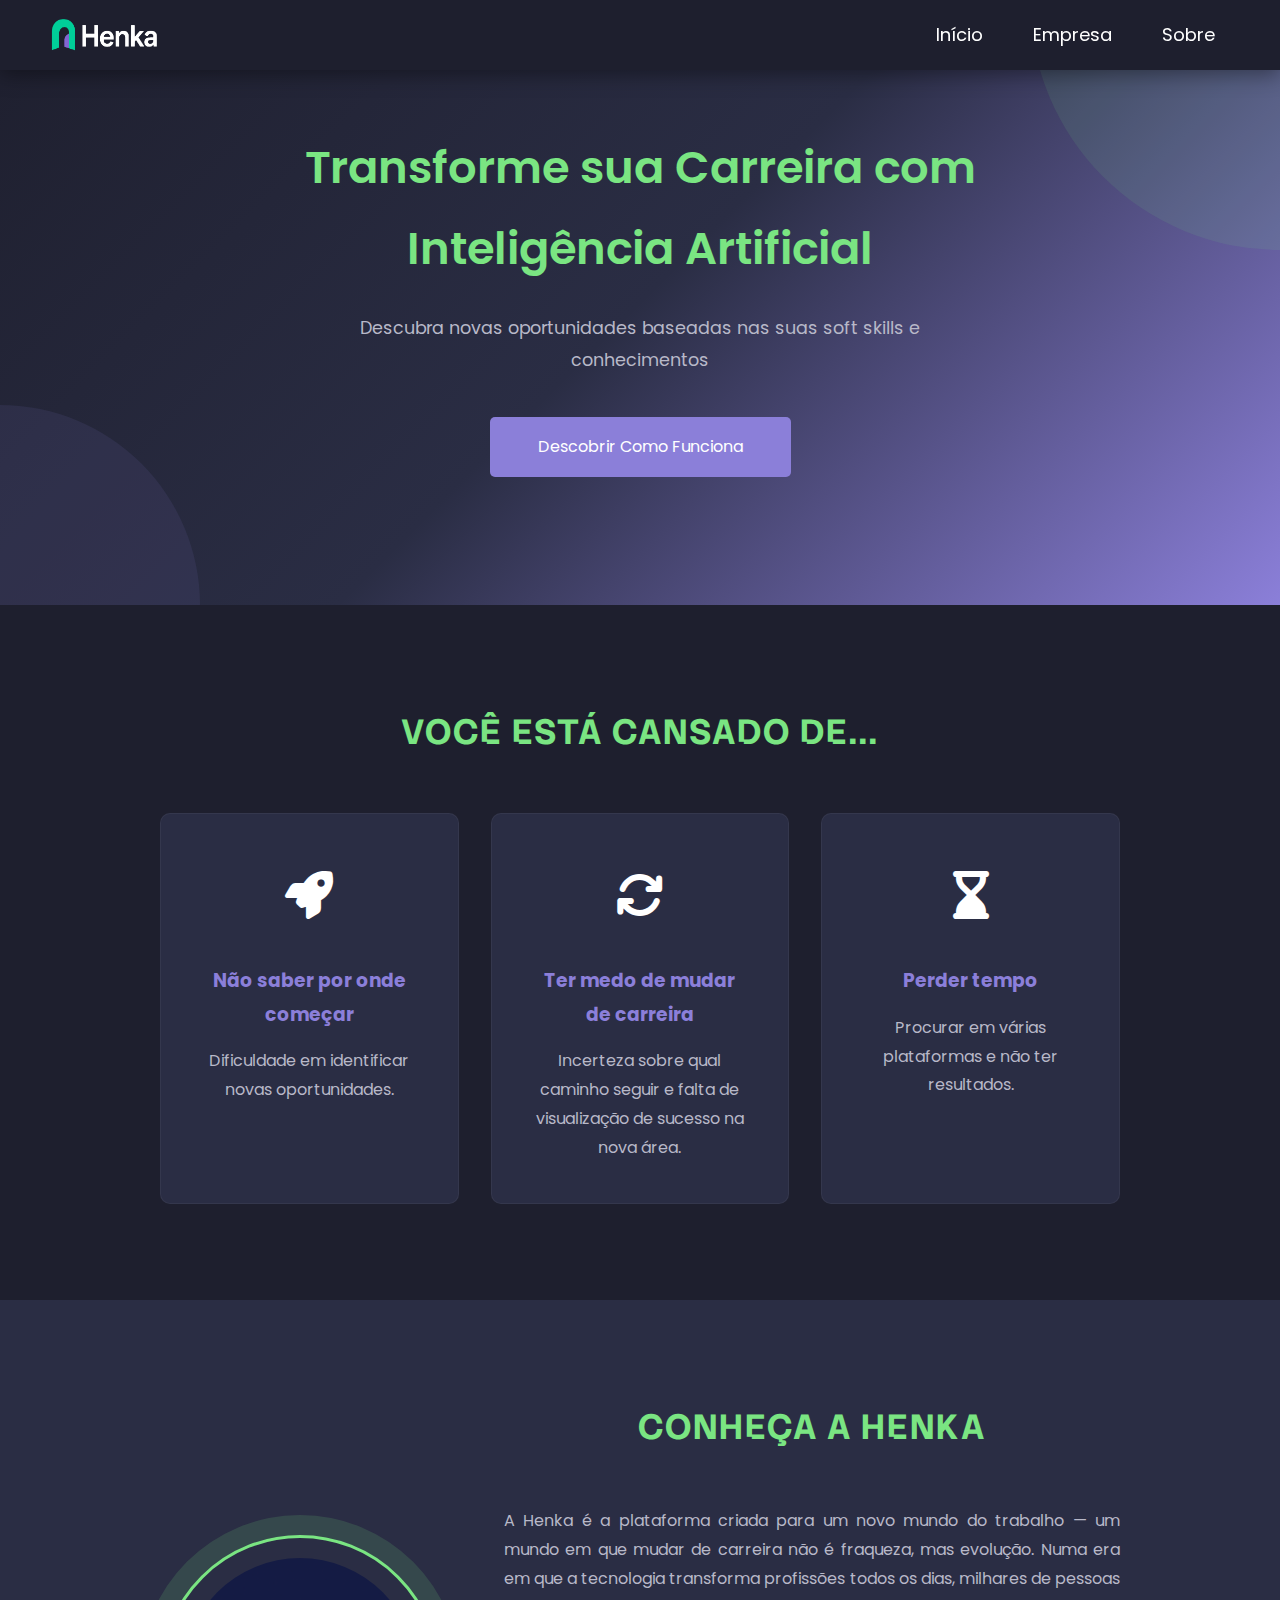
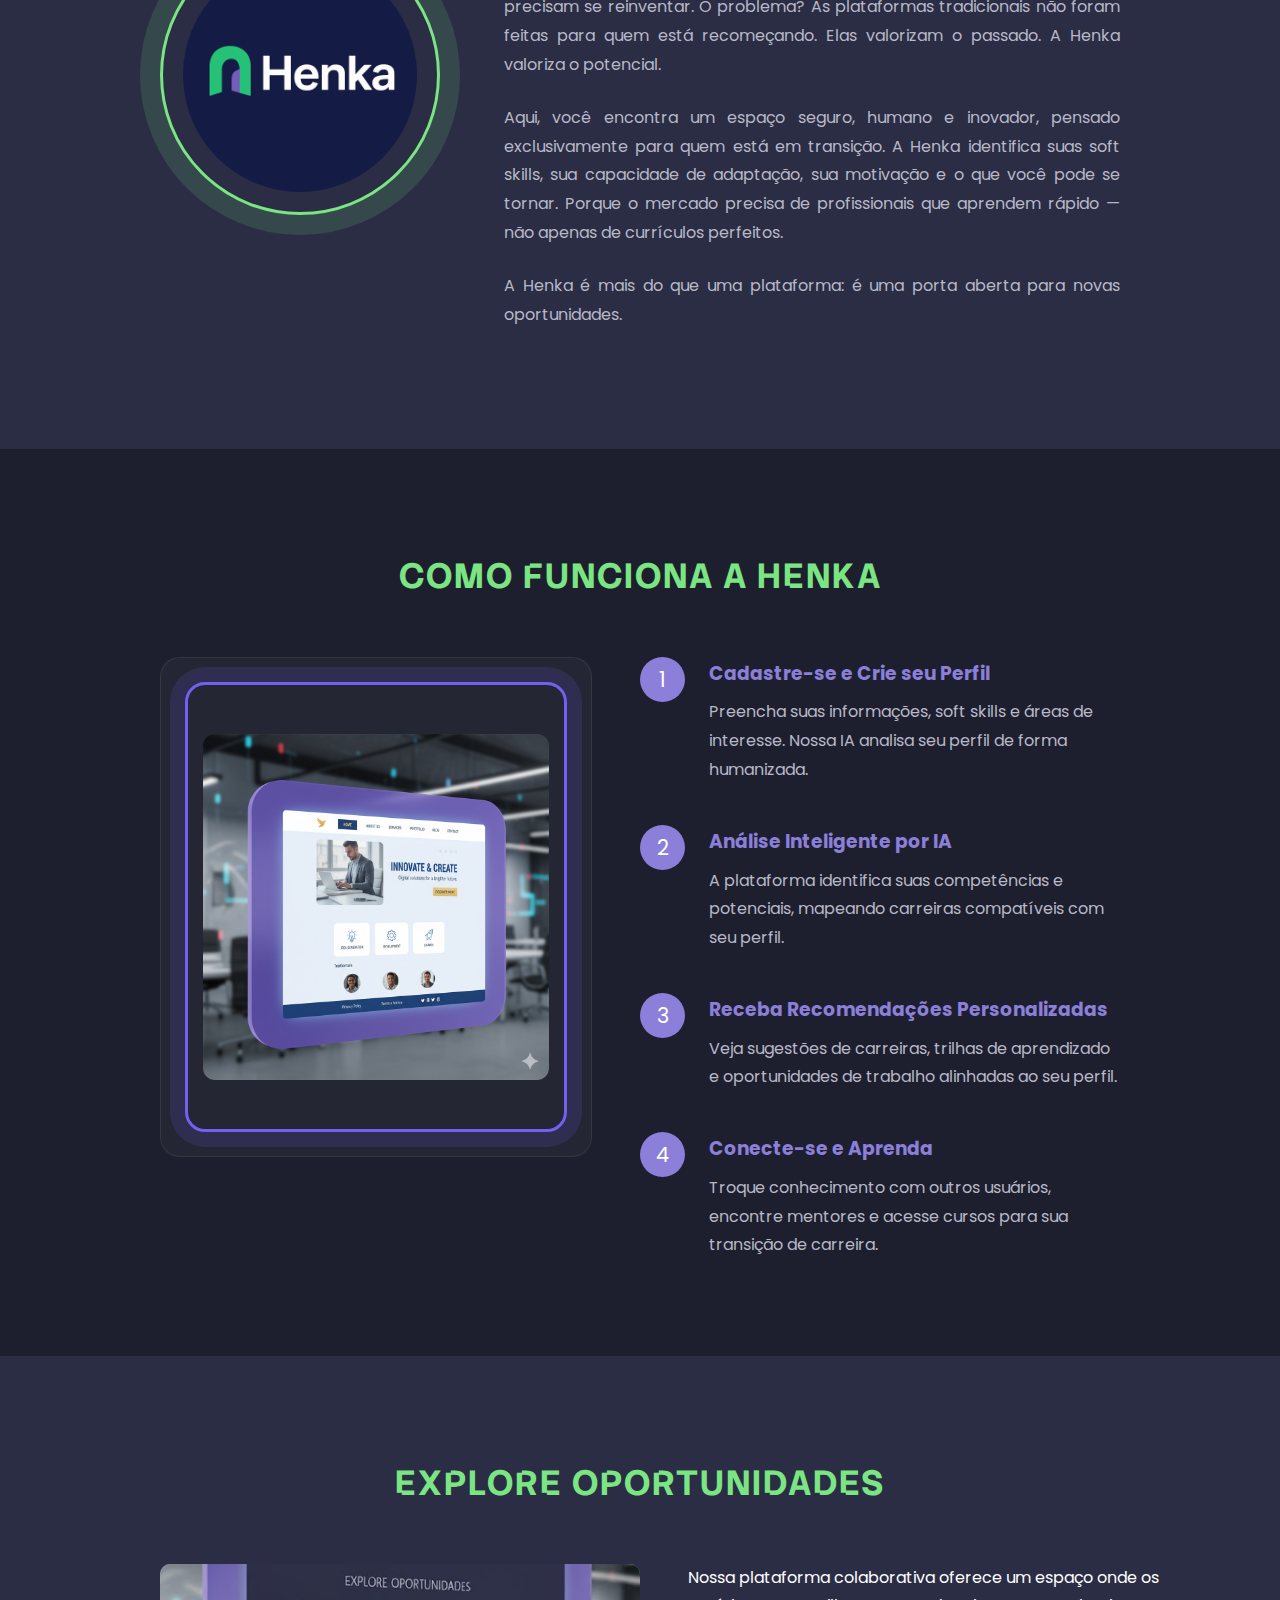
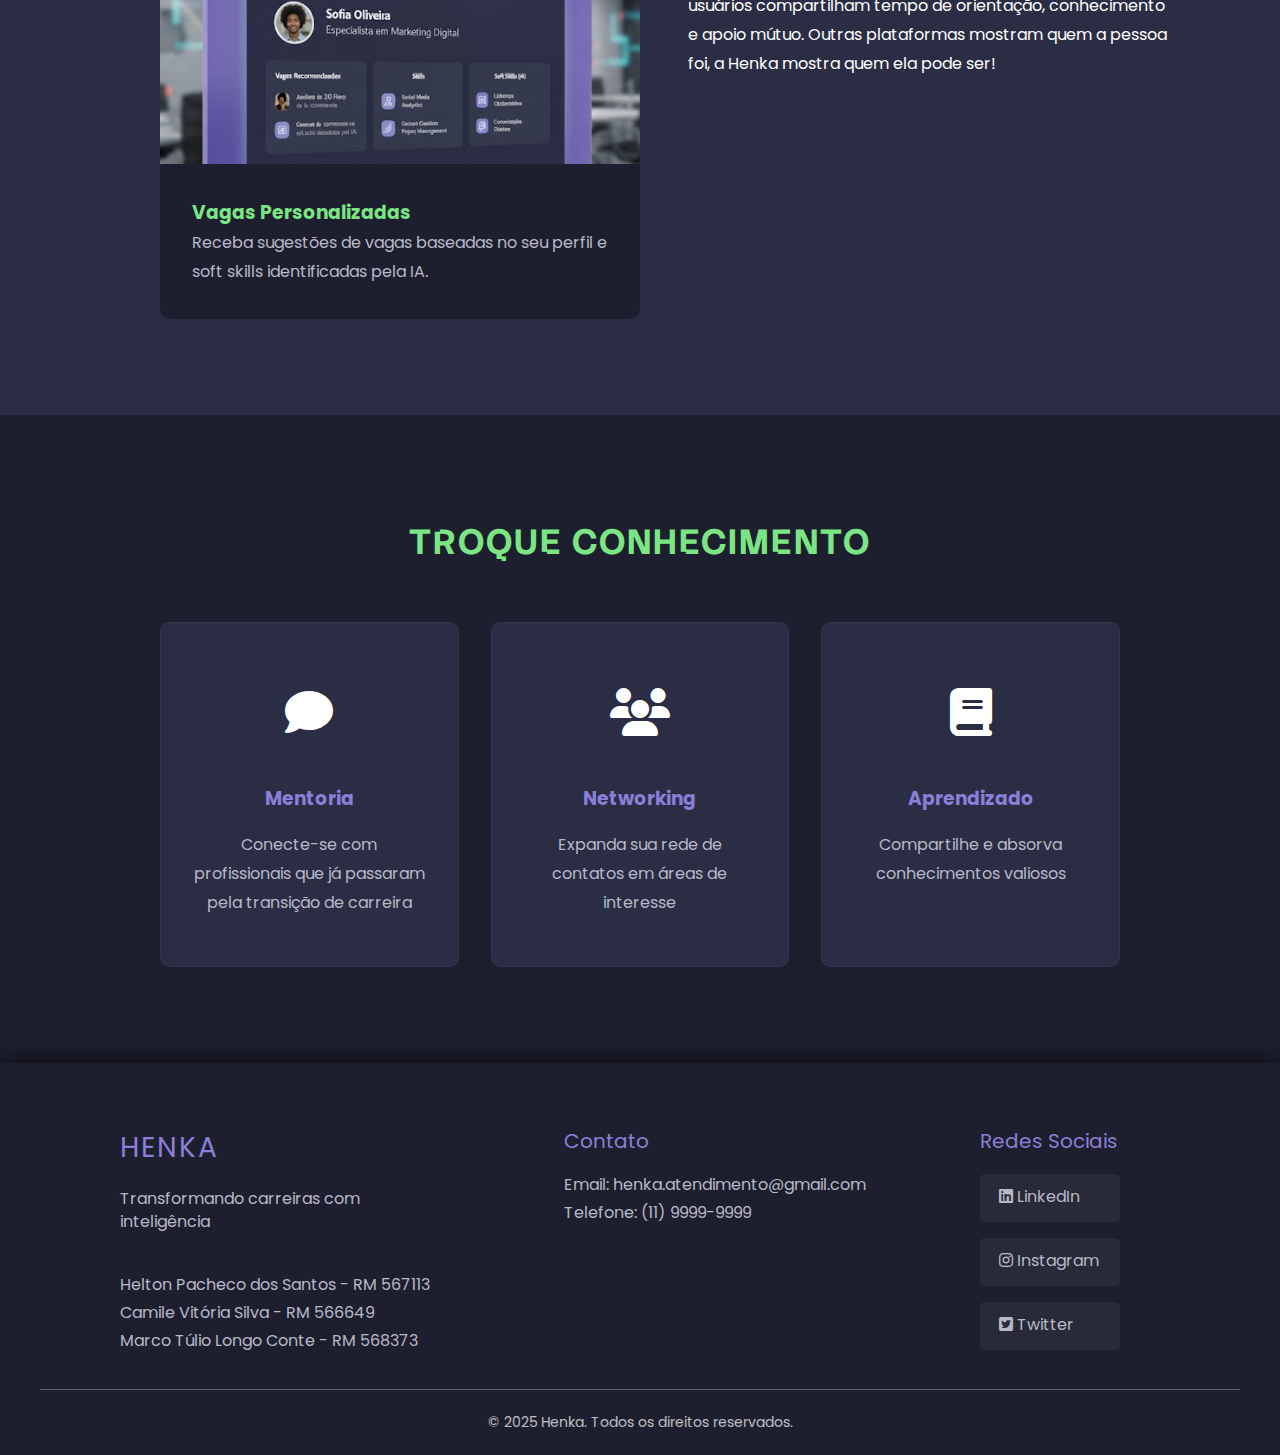
<file: index.html>
<!DOCTYPE html>
<html lang="pt-BR">
<head>
    <meta charset="UTF-8">
    <meta name="viewport" content="width=device-width, initial-scale=1.0">
    <title>Henka - Transforme sua Carreira</title>
    <link rel="stylesheet" href="css/style.css">
    <link
    rel="stylesheet"
    href="https://cdnjs.cloudflare.com/ajax/libs/font-awesome/6.5.0/css/all.min.css"
    integrity="sha512-..."
    crossorigin="anonymous"
    referrerpolicy="no-referrer"/>

</head>
<body>

    <header>
        <nav>
            <img src="images/icone pronto2.png" alt="Logo Henka">
            <ul>
                <li><a href="index.html">Início</a></li>
                <li><a href="empresa.html">Empresa</a></li>
                <li><a href="sobre.html">Sobre</a></li>
            </ul>
        </nav>
    </header>

    <section class="banner-inicial" id="inicio">
        <div class="container">
            <div class="banner-conteudo">
                <h2 class="banner-titulo">Transforme sua Carreira com <span>Inteligência Artificial</span></h2>
                <p class="banner-subt">Descubra novas oportunidades baseadas nas suas soft skills e conhecimentos</p>
                <a href="#" class="btn-primary">Descobrir Como Funciona</a>
            </div>
        </div>
    </section>

    
    <section class="problems">
        <div class="container">
            <h2 class="section-titulo">Você está cansado de...</h2>
            <div class="cards-grid">
                <div class="card">
                    <div class="card-icon"><i class="fa fa-rocket" aria-hidden="true"></i>
                    </div>
                    <h3>Não saber por onde começar</h3>
                    <p>Dificuldade em identificar novas oportunidades.</p>
                </div>
                <div class="card">
                    <div class="card-icon"><i class="fa fa-refresh" aria-hidden="true"></i>
                    </div>
                    <h3>Ter medo de mudar de carreira</h3>
                    <p>Incerteza sobre qual caminho seguir e falta de visualização de sucesso na nova área.</p>
                </div>
                <div class="card">
                    <div class="card-icon"><i class="fa fa-hourglass-end" aria-hidden="true"></i></div>
                    <h3>Perder tempo</h3>
                    <p>Procurar em várias plataformas e não ter resultados.</p>
                </div>
            </div>
        </div>
    </section>

    <section class="about" id="sobre">
        <div class="container">
            <div class="about-content">
                <div class="about-logo">
                    <div class="logo-circulo">
                        <img src="images/content.png" alt="Logo Henka">
                    </div>
                </div>
                <div class="about-text">
                    <h2 class="section-titulo">Conheça a Henka</h2>
                    <p>A Henka é a plataforma criada para um novo mundo do trabalho — um mundo em que mudar de carreira não é fraqueza, mas evolução. Numa era em que a tecnologia transforma profissões todos os dias, milhares de pessoas precisam se reinventar. O problema? As plataformas tradicionais não foram feitas para quem está recomeçando. Elas valorizam o passado. A Henka valoriza o potencial.
                    <br>
                    <p>Aqui, você encontra um espaço seguro, humano e inovador, pensado exclusivamente para quem está em transição. A Henka identifica suas soft skills, sua capacidade de adaptação, sua motivação e o que você pode se tornar. Porque o mercado precisa de profissionais que aprendem rápido — não apenas de currículos perfeitos.</p>
                    <p>A Henka é mais do que uma plataforma: é uma porta aberta para novas oportunidades.</p>
                
                </div>
            </div>
        </div>
    </section>

   
    <section class="como-funciona" id="como-funciona">
        <div class="container">
            <h2 class="section-titulo">Como Funciona a Henka</h2>
            
            <div class="como-funciona-conteudo">
            
                <div class="site-preview">
                    <div class="site-image">
                        <img src="images/previewplataforma.png" alt="Preview da Plataforma Henka">
                    </div>
                </div>
                
                <div class="como-funciona-steps">
                    <div class="step">
                        <div class="step-number">1</div>
                        <div class="step-content">
                            <h3>Cadastre-se e Crie seu Perfil</h3>
                            <p>Preencha suas informações, soft skills e áreas de interesse. Nossa IA analisa seu perfil de forma humanizada.</p>
                        </div>
                    </div>
                    
                    <div class="step">
                        <div class="step-number">2</div>
                        <div class="step-content">
                            <h3>Análise Inteligente por IA</h3>
                            <p>A plataforma identifica suas competências e potenciais, mapeando carreiras compatíveis com seu perfil.</p>
                        </div>
                    </div>
                    
                    <div class="step">
                        <div class="step-number">3</div>
                        <div class="step-content">
                            <h3>Receba Recomendações Personalizadas</h3>
                            <p>Veja sugestões de carreiras, trilhas de aprendizado e oportunidades de trabalho alinhadas ao seu perfil.</p>
                        </div>
                    </div>
                    
                    <div class="step">
                        <div class="step-number">4</div>
                        <div class="step-content">
                            <h3>Conecte-se e Aprenda</h3>
                            <p>Troque conhecimento com outros usuários, encontre mentores e acesse cursos para sua transição de carreira.</p>
                        </div>
                    </div>
                </div>
            </div>
        </div>
    </section>

    <section class="oportunidades" id="solucao">
        <div class="container">
            <h2 class="section-titulo">Explore Oportunidades</h2>
            <div class="oportunidades-conteudo">
                <div class="oportunidades-card">
                    <div class="oportunidades-image">
                        <img src="images/Captura de tela 2025-11-17 225116.png" alt="Vagas Personalizadas">
                    </div>
                    <div class="oportunidades-texto">
                        <h3>Vagas Personalizadas</h3>
                        <p>Receba sugestões de vagas baseadas no seu perfil e soft skills identificadas pela IA.</p>
                    </div>
                </div>
                <div class="opportunities-description">
                    <p>Nossa plataforma colaborativa oferece um espaço onde os usuários compartilham tempo de orientação, conhecimento e apoio mútuo. Outras plataformas mostram quem a pessoa foi, a Henka mostra quem ela pode ser!</p>
                </div>
            </div>
        </div>
    </section>

    <section class="exchange">
        <div class="container">
            <h2 class="section-titulo">Troque Conhecimento</h2>
            <div class="exchange-grid">
                <div class="exchange-card">
                    <div class="exchange-icon"><i class="fa fa-comment" aria-hidden="true"></i></div>
                    <h3>Mentoria</h3>
                    <p>Conecte-se com profissionais que já passaram pela transição de carreira</p>
                </div>
                <div class="exchange-card">
                    <div class="exchange-icon"><i class="fa fa-users" aria-hidden="true"></i></div>
                    <h3>Networking</h3>
                    <p>Expanda sua rede de contatos em áreas de interesse</p>
                </div>
                <div class="exchange-card">
                    <div class="exchange-icon"><i class="fa fa-book" aria-hidden="true"></i></div>
                    <h3>Aprendizado</h3>
                    <p>Compartilhe e absorva conhecimentos valiosos</p>
                </div>
            </div>
        </div>
    </section>

    <footer>
        <div class="footerdiv">
            <div class="footer-coluna" id="footerh">
                <h2>HENKA</h2>
                <p>Transformando carreiras com inteligência</p>
                <br>
                <p>Helton Pacheco dos Santos - RM 567113</p>
                <p>Camile Vitória Silva - RM 566649</p>
                <p>Marco Túlio Longo Conte - RM 568373</p>
            </div>

            <div class="footer-coluna">
                <h3>Contato</h3>
                <p>Email: henka.atendimento@gmail.com</p>
                <p>Telefone: (11) 9999-9999</p>
            </div>

            <div class="footer-coluna">
                <h3>Redes Sociais</h3>
                <div class="social-icons">
                    <a href="#"><i class="fa-brands fa-linkedin"></i> LinkedIn</a>
                    <a href="#"><i class="fa-brands fa-instagram"></i> Instagram</a>
                    <a href="#"><i class="fa-brands fa-square-twitter"></i> Twitter</a>
                </div>
            </div>
        </div>

        <div class="footer-fundo">
            <p>© 2025 Henka. Todos os direitos reservados.</p>
        </div>
    </footer>

</body>
</html>
</file>
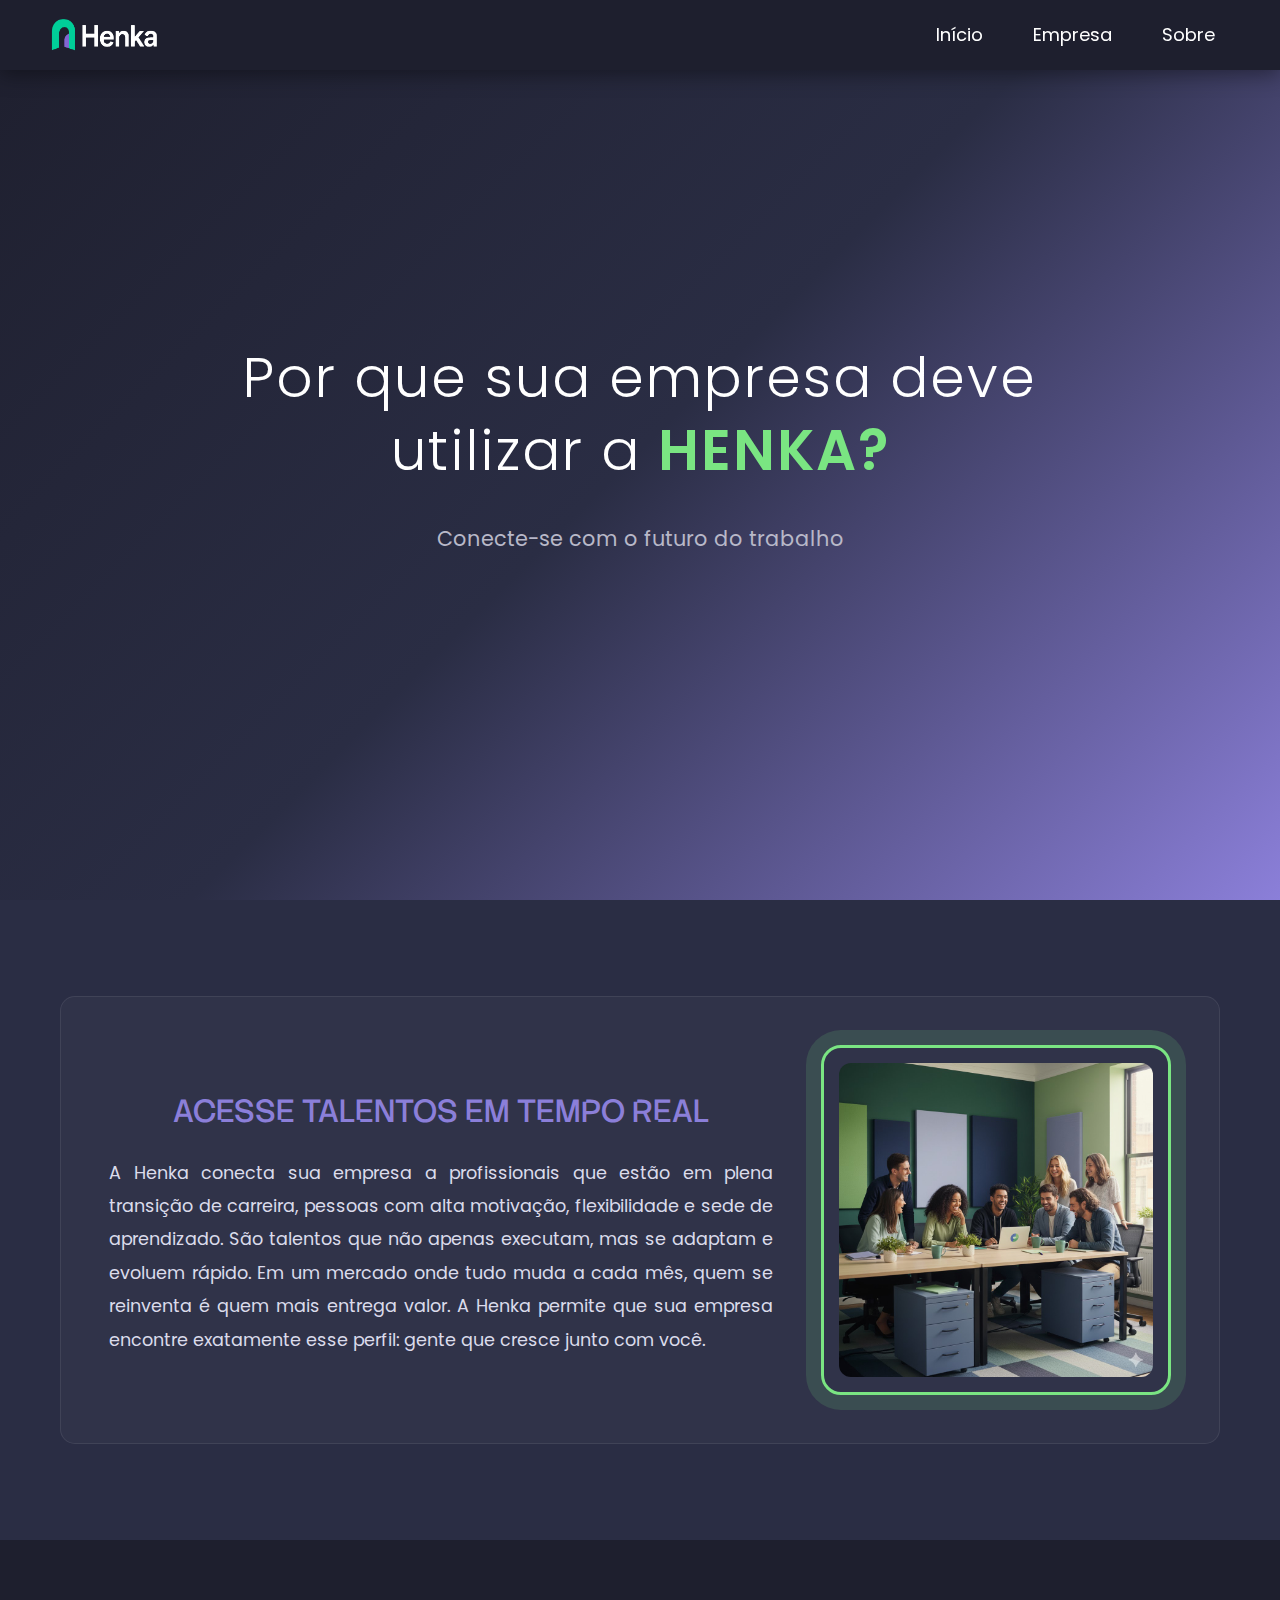
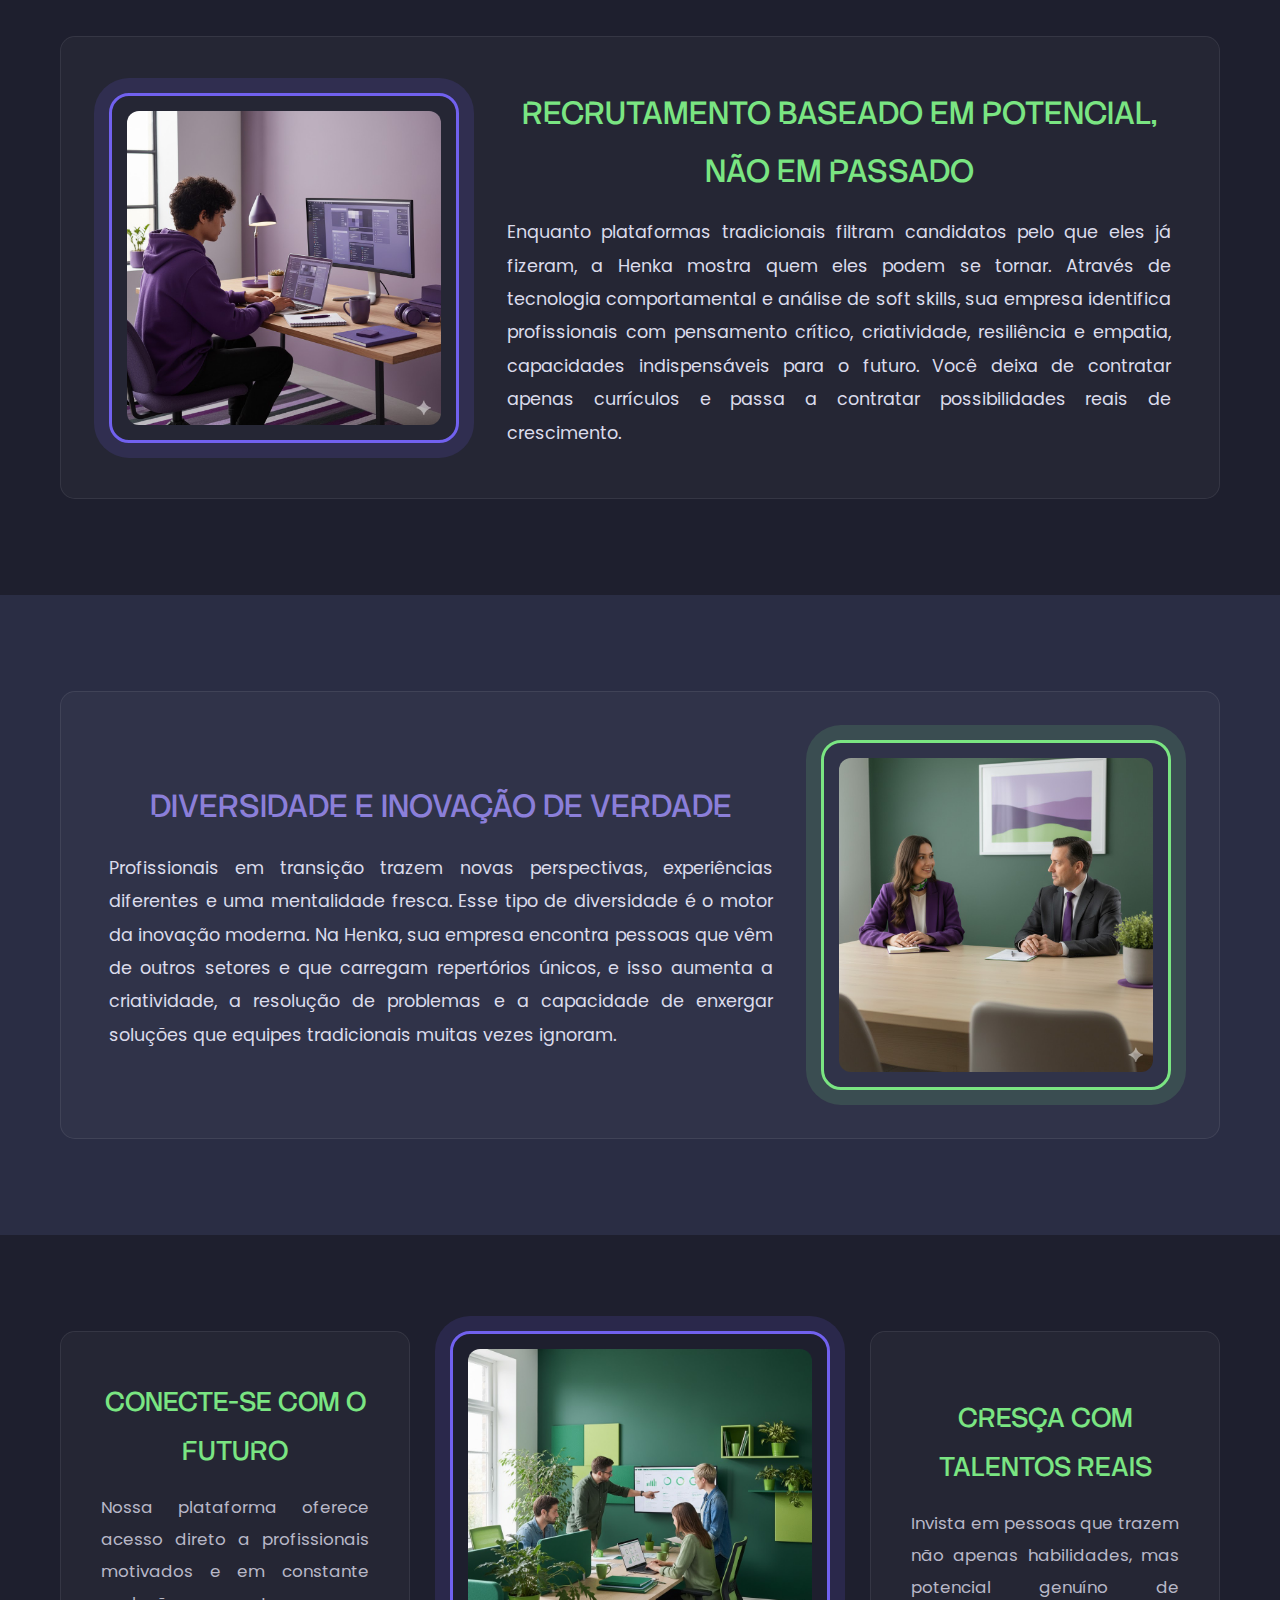
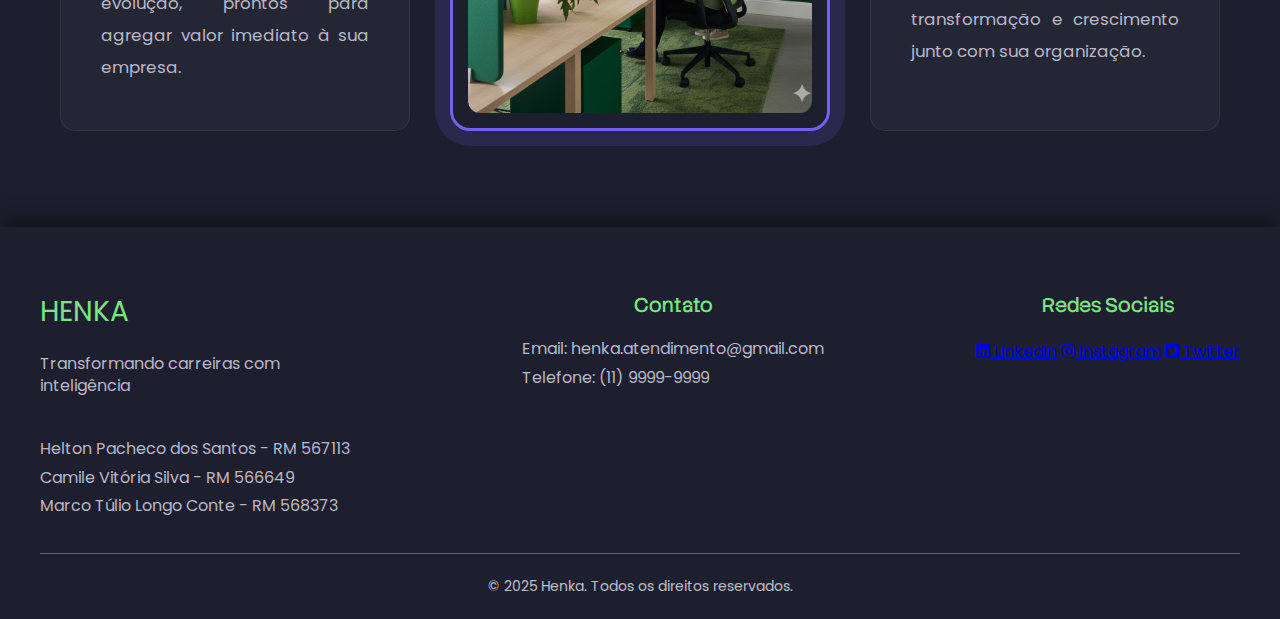
<file: empresa.html>
<!DOCTYPE html>
<html lang="pt-BR">
<head>
    <meta charset="UTF-8">
    <meta name="viewport" content="width=device-width, initial-scale=1.0">
    <title>Henka - Para Empresas</title>
    <link rel="stylesheet" href="css/styleempresa.css">
    <link
    rel="stylesheet"
    href="https://cdnjs.cloudflare.com/ajax/libs/font-awesome/6.5.0/css/all.min.css"
    integrity="sha512-..."
    crossorigin="anonymous"
    referrerpolicy="no-referrer"/>
</head>
<body>

    <header>
        <nav>
            <img src="images/icone pronto2.png" alt="Logo Henka">
            <ul>
                <li><a href="index.html">Início</a></li>
                <li><a href="empresa.html">Empresa</a></li>
                <li><a href="sobre.html">Sobre</a></li>
            </ul>
        </nav>
    </header>
    
    <section class="banner">
        <div class="conteudo">
            <h1 class="titulo-banner">Por que sua empresa deve utilizar a <span>HENKA?</span></h1>
            <p class="sub-banner">Conecte-se com o futuro do trabalho</p>
        </div>
    </section>


    <section>
        <div class="container">
            <div class="card-imagem right">
                <div class="texto">
                    <h3 id="titulo-roxo">ACESSE TALENTOS EM TEMPO REAL</h3>
                    <p>A Henka conecta sua empresa a profissionais que estão em plena transição de carreira, pessoas com alta motivação, flexibilidade e sede de aprendizado. São talentos que não apenas executam, mas se adaptam e evoluem rápido. Em um mercado onde tudo muda a cada mês, quem se reinventa é quem mais entrega valor. A Henka permite que sua empresa encontre exatamente esse perfil: gente que cresce junto com você.</p>
                </div>
                <div class="imagem-borda verde">
                    <img src="/images/secao1.jpg" alt="Talentos em Evolução">
                </div>
            </div>
        </div>
    </section>


    <section class="secao-alternada">
        <div class="container">
            <div class="card-imagem left">
                <div class="imagem-borda roxa">
                    <img src="images/secao2.jpg" alt="Recrutamento por Potencial">
                </div>
                <div class="texto">
                    <h3>RECRUTAMENTO BASEADO EM POTENCIAL, NÃO EM PASSADO</h3>
                    <p>Enquanto plataformas tradicionais filtram candidatos pelo que eles já fizeram, a Henka mostra quem eles podem se tornar. Através de tecnologia comportamental e análise de soft skills, sua empresa identifica profissionais com pensamento crítico, criatividade, resiliência e empatia, capacidades indispensáveis para o futuro. Você deixa de contratar apenas currículos e passa a contratar possibilidades reais de crescimento.</p>
                </div>
            </div>
        </div>
    </section>

    <section>
        <div class="container">
            <div class="card-imagem right">
                <div class="texto">
                    <h3 id="titulo-roxo">DIVERSIDADE E INOVAÇÃO DE VERDADE</h3>
                    <p>Profissionais em transição trazem novas perspectivas, experiências diferentes e uma mentalidade fresca. Esse tipo de diversidade é o motor da inovação moderna. Na Henka, sua empresa encontra pessoas que vêm de outros setores e que carregam repertórios únicos, e isso aumenta a criatividade, a resolução de problemas e a capacidade de enxergar soluções que equipes tradicionais muitas vezes ignoram.</p>
                </div>
                <div class="imagem-borda verde">
                    <img src="images/secao3.jpg" alt="Diversidade e Inovação">
                </div>
            </div>
        </div>
    </section>

  
   <section class="secao-alternada">
        <div class="container">
            <div class="cards-colunas">
                <div class="side-text-box left-box">
                    <h3>CONECTE-SE COM O FUTURO</h3>
                    <p>Nossa plataforma oferece acesso direto a profissionais motivados e em constante evolução, prontos para agregar valor imediato à sua empresa.</p>
                </div>
                <div class="imagem-centro roxa">
                    <img src="images/secao4.jpg" alt="Conexão e Crescimento">
                </div>
                <div class="side-text-box right-box">
                    <h3>CRESÇA COM TALENTOS REAIS</h3>
                    <p>Invista em pessoas que trazem não apenas habilidades, mas potencial genuíno de transformação e crescimento junto com sua organização.</p>
                </div>
            </div>
        </div>
    </section>

    <footer>
        <div class="footerdiv">
            <div class="footer-coluna" id="footerh">
                <h2>HENKA</h2>
                <p>Transformando carreiras com inteligência</p>
                <br>
                <p>Helton Pacheco dos Santos - RM 567113</p>
                <p>Camile Vitória Silva - RM 566649</p>
                <p>Marco Túlio Longo Conte - RM 568373</p>
            </div>

            <div class="footer-coluna">
                <h3>Contato</h3>
                <p>Email: henka.atendimento@gmail.com</p>
                <p>Telefone: (11) 9999-9999</p>
            </div>

            <div class="footer-coluna">
                <h3>Redes Sociais</h3>
                <div class="social-icons">
                    <a href="#"><i class="fa-brands fa-linkedin"></i> LinkedIn</a>
                    <a href="#"><i class="fa-brands fa-instagram"></i> Instagram</a>
                    <a href="#"><i class="fa-brands fa-square-twitter"></i> Twitter</a>
                </div>
            </div>
        </div>

        <div class="footer-fundo">
            <p>© 2025 Henka. Todos os direitos reservados.</p>
        </div>
    </footer>

</body>
</html>
</file>
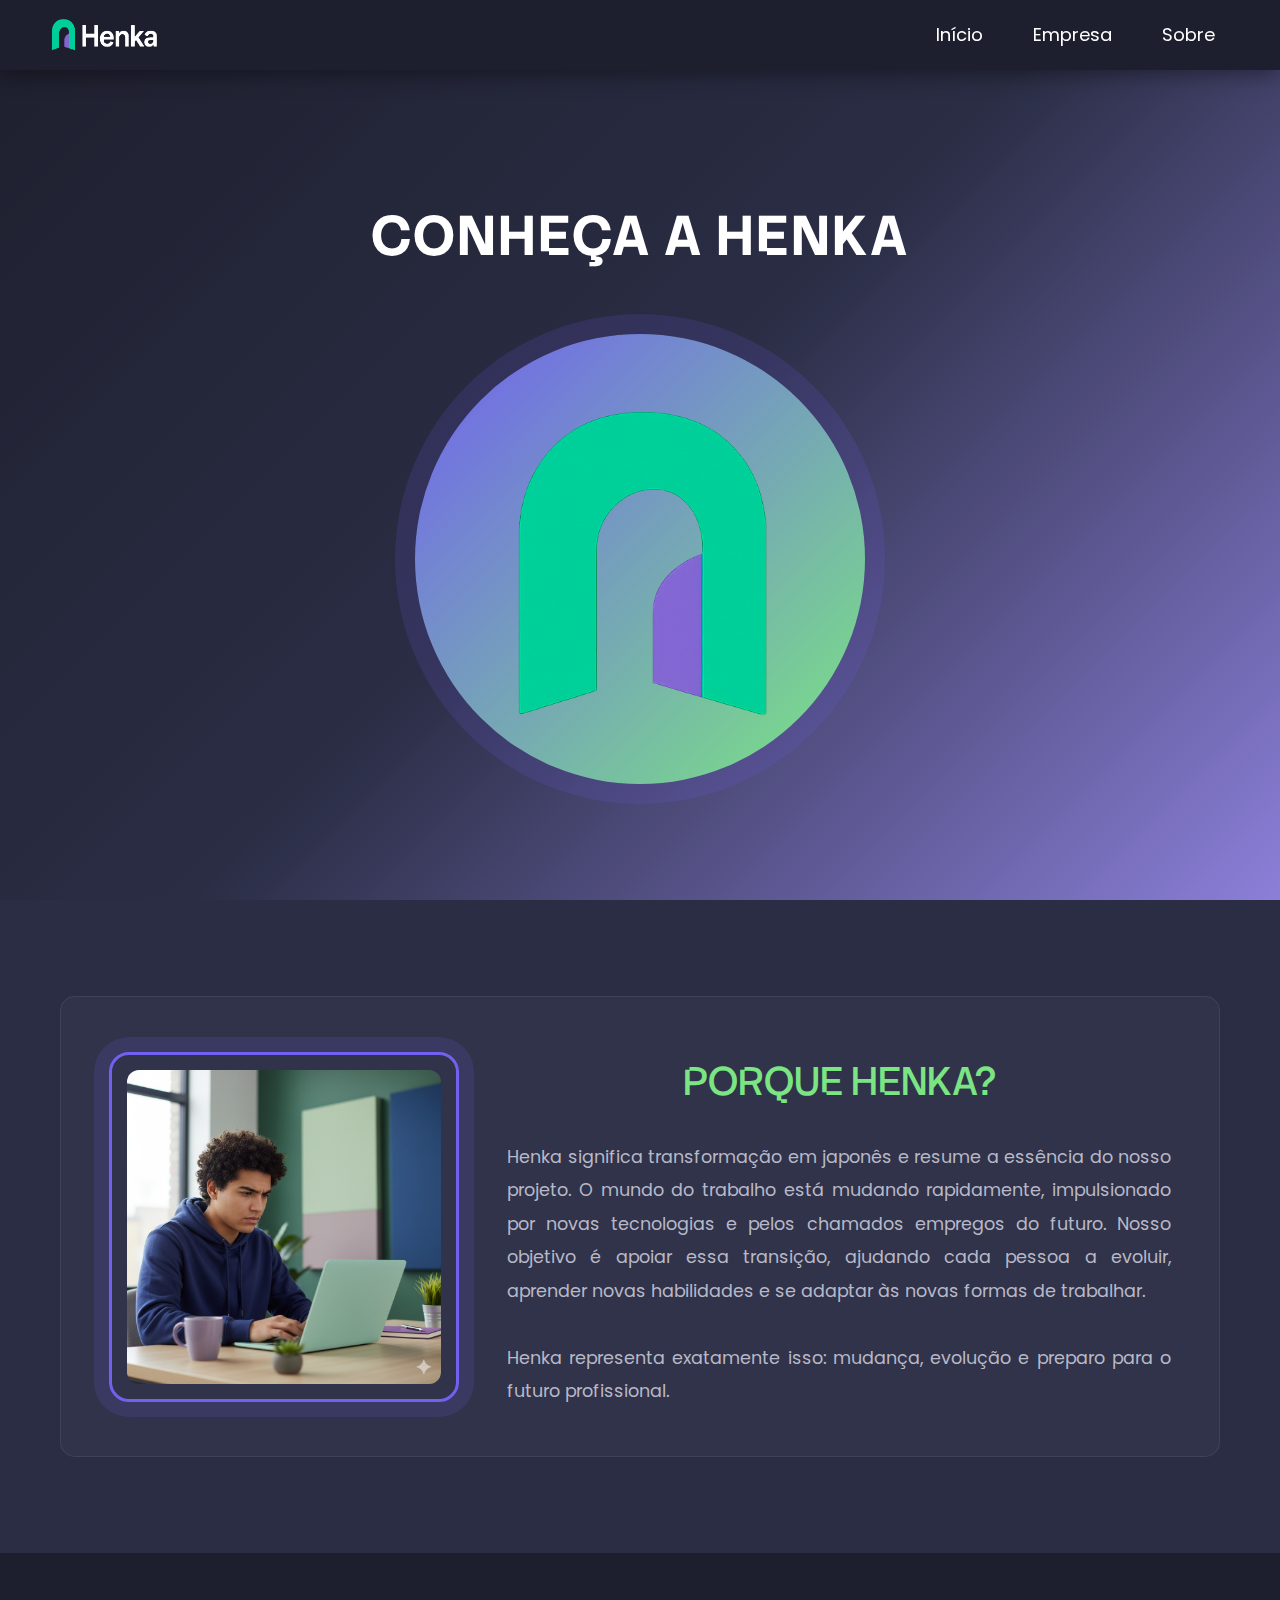
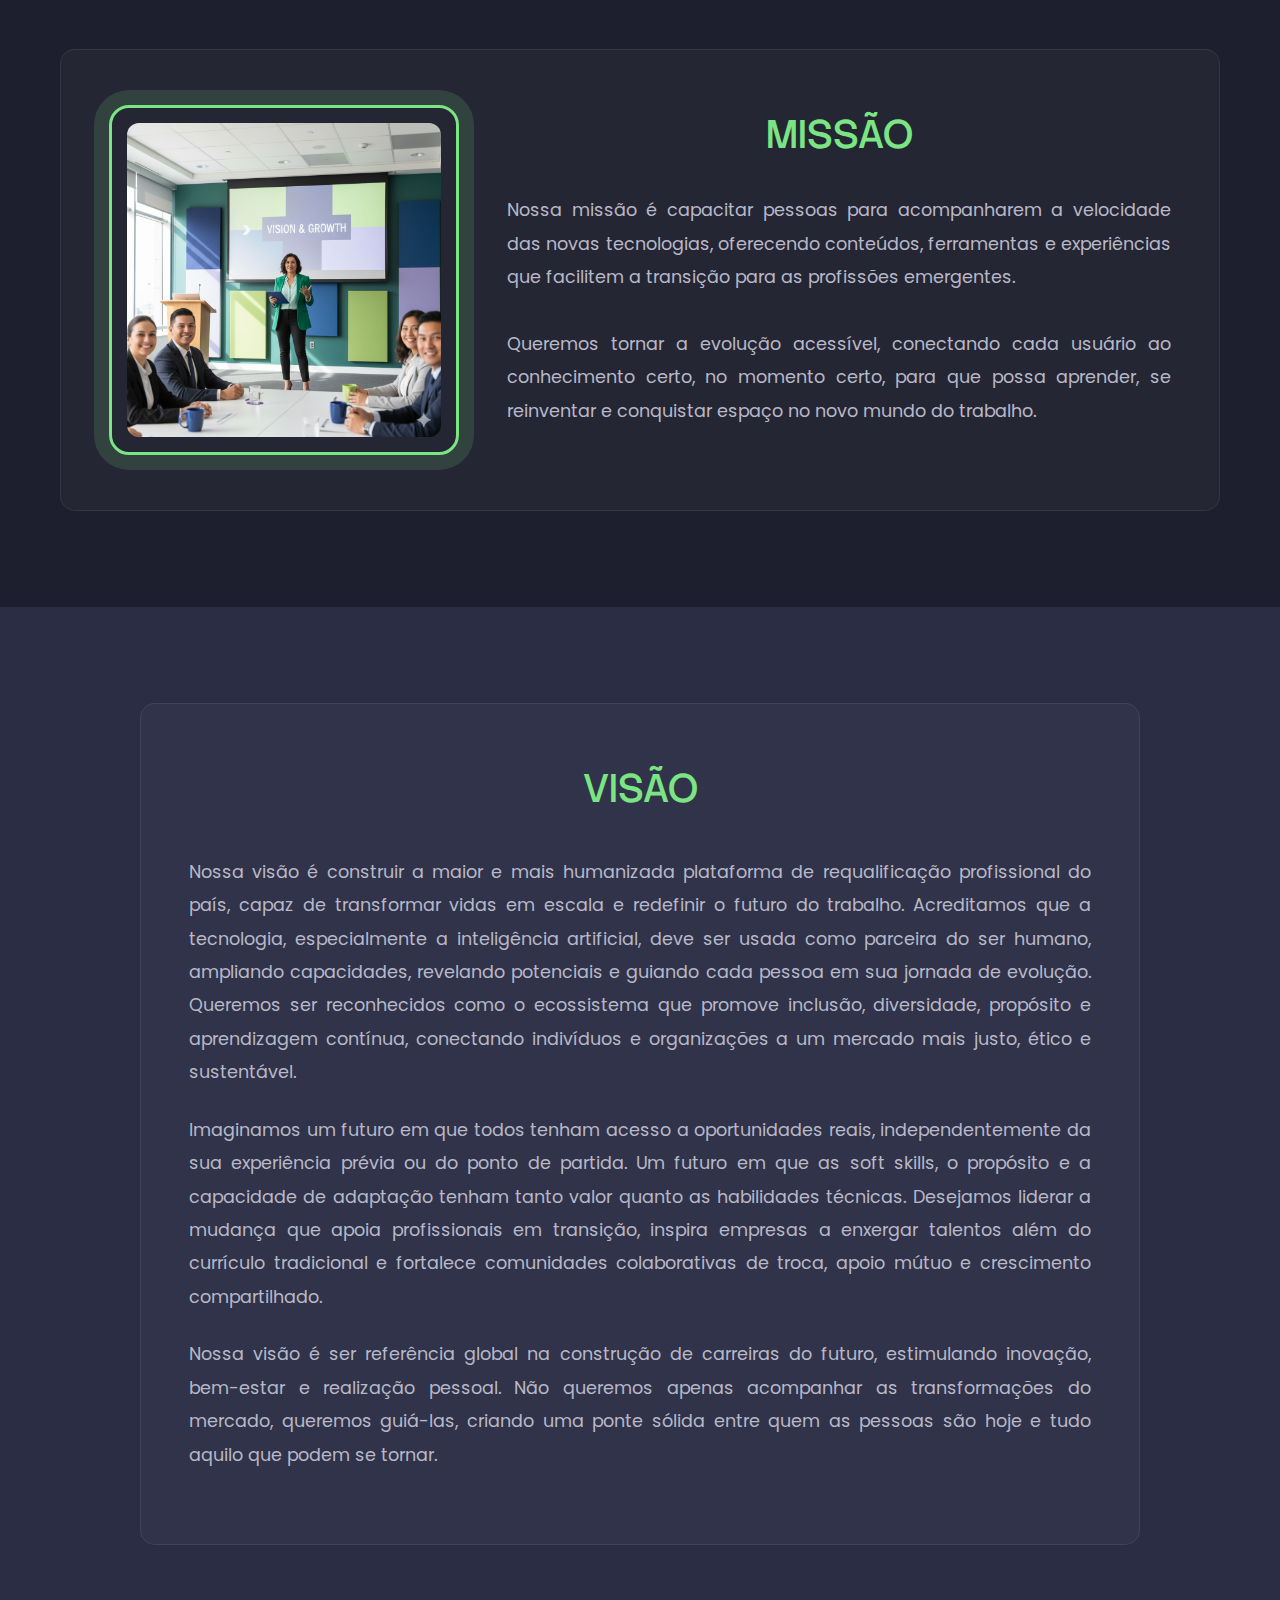
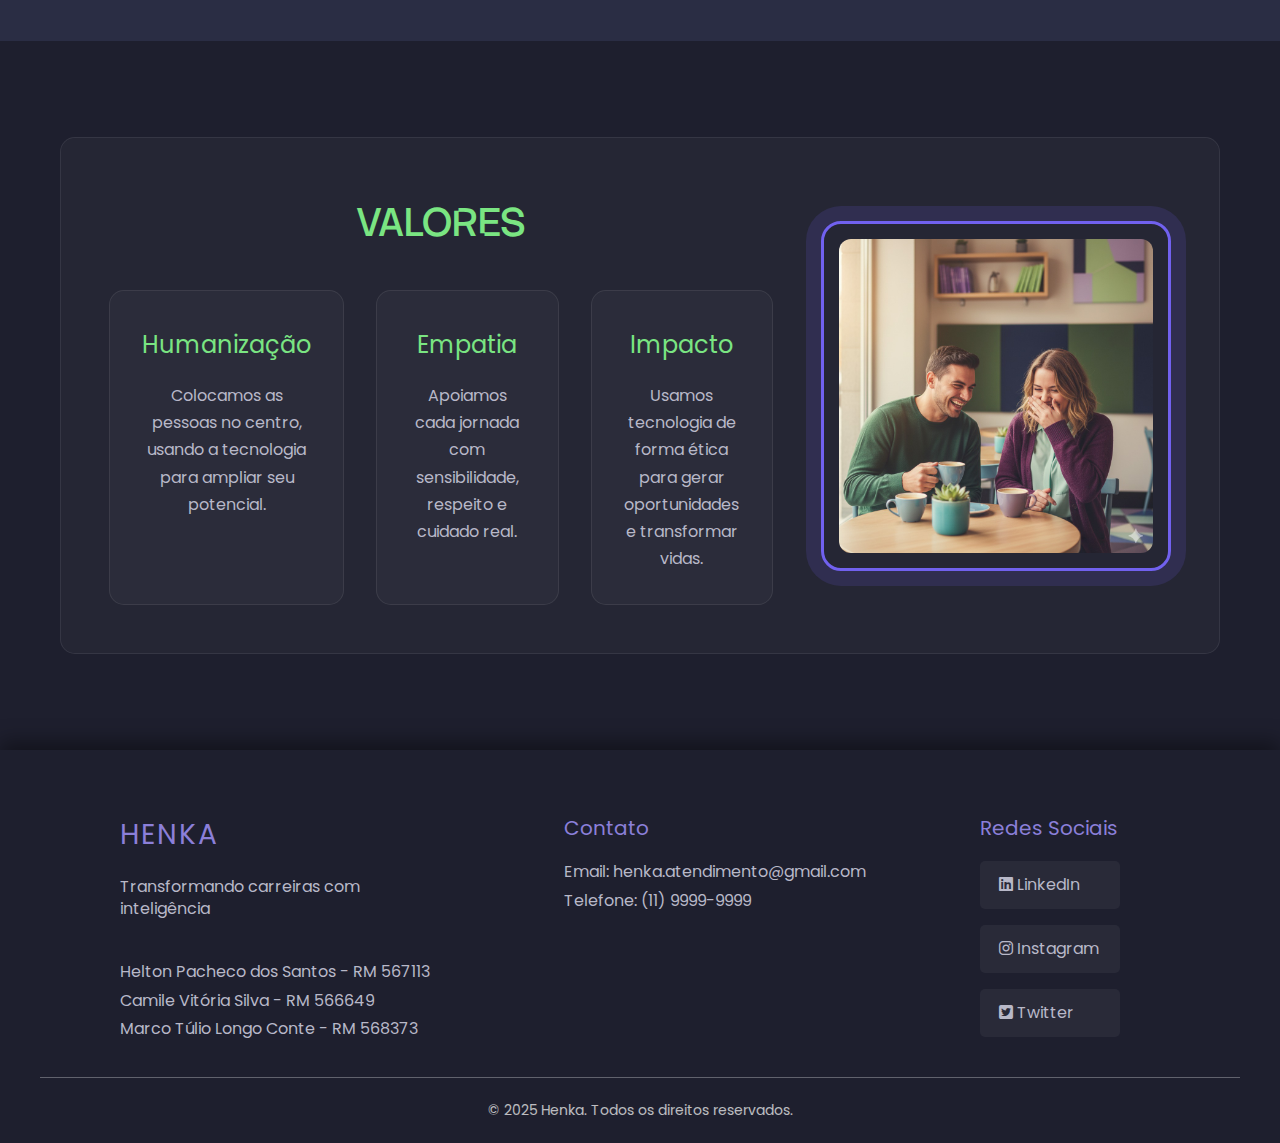
<file: sobre.html>
<!DOCTYPE html>
<html lang="pt-br">
<head>
    <meta charset="UTF-8">
    <meta name="viewport" content="width=device-width, initial-scale=1.0">
    <title>Inicio - Henka</title>
    <link rel="stylesheet" href="css/stylesobre.css">
    <link
    rel="stylesheet"
    href="https://cdnjs.cloudflare.com/ajax/libs/font-awesome/6.5.0/css/all.min.css"
    integrity="sha512-..."
    crossorigin="anonymous"
    referrerpolicy="no-referrer"/>
</head>
<body>

    <header>
        <nav>
            <img src="images/icone pronto2.png" alt="Logo Henka">
            <ul>
                <li><a href="index.html">Início</a></li>
                <li><a href="empresa.html">Empresa</a></li>
                <li><a href="sobre.html">Sobre</a></li>
            </ul>
        </nav>
    </header>
    
    <div class="conheca">
        <div class="conheca-content">
            <h1 id="conheca-title">CONHEÇA A HENKA</h1>
            <div id="bolinhalogo">
                <img class="logo-henka" src="images/icone Henka menor.png" alt="Logo Henka">
            </div>
        </div>
    </div>

    <section>
        <div class="container">
            <div class="card-com-imagem direita">
                <div class="texto">
                    <h2>PORQUE HENKA?</h2>
                    <p>
                        Henka significa transformação em japonês e resume a essência do nosso projeto.
                        O mundo do trabalho está mudando rapidamente, impulsionado por novas tecnologias e pelos chamados empregos do futuro. Nosso objetivo é apoiar essa transição, ajudando cada pessoa a evoluir, aprender novas habilidades e se adaptar às novas formas de trabalhar.
                        <br><br>
                        Henka representa exatamente isso: mudança, evolução e preparo para o futuro profissional.
                    </p>
                </div>
                <div class="caixa-imagem borda-roxa">
                    <img src="images/porquehenka.jpg" alt="Porque Henka">
                </div>
            </div>
        </div>
    </section>

    <section class="section-alternada">
        <div class="container">
            <div class="card-com-imagem esquerda">
                <div class="caixa-imagem borda-verde">
                    <img src="images/missao.jpg" alt="Missão Henka">
                </div>
                <div class="texto">
                    <h2>MISSÃO</h2>
                    <p>
                        Nossa missão é capacitar pessoas para acompanharem a velocidade das novas tecnologias, oferecendo conteúdos, ferramentas e experiências que facilitem a transição para as profissões emergentes.
                        <br><br>
                        Queremos tornar a evolução acessível, conectando cada usuário ao conhecimento certo, no momento certo, para que possa aprender, se reinventar e conquistar espaço no novo mundo do trabalho.
                        <br><br>
                    </p>
                </div>
            </div>
        </div>
    </section>

    <section>
        <div class="container">
            <div class="visao-content">
                <h2>VISÃO</h2>
                <p>
                    Nossa visão é construir a maior e mais humanizada plataforma de requalificação profissional do país, capaz de transformar vidas em escala e redefinir o futuro do trabalho. Acreditamos que a tecnologia, especialmente a inteligência artificial, deve ser usada como parceira do ser humano, ampliando capacidades, revelando potenciais e guiando cada pessoa em sua jornada de evolução. Queremos ser reconhecidos como o ecossistema que promove inclusão, diversidade, propósito e aprendizagem contínua, conectando indivíduos e organizações a um mercado mais justo, ético e sustentável.
                </p>

                <p>
                    Imaginamos um futuro em que todos tenham acesso a oportunidades reais, independentemente da sua experiência prévia ou do ponto de partida. Um futuro em que as soft skills, o propósito e a capacidade de adaptação tenham tanto valor quanto as habilidades técnicas. Desejamos liderar a mudança que apoia profissionais em transição, inspira empresas a enxergar talentos além do currículo tradicional e fortalece comunidades colaborativas de troca, apoio mútuo e crescimento compartilhado.
                </p>

                <p>
                    Nossa visão é ser referência global na construção de carreiras do futuro, estimulando inovação, bem-estar e realização pessoal. Não queremos apenas acompanhar as transformações do mercado, queremos guiá-las, criando uma ponte sólida entre quem as pessoas são hoje e tudo aquilo que podem se tornar.
                </p>
            </div>
        </div>
    </section>

    <section class="section-alternada">
        <div class="container">
            
            <div class="card-com-imagem direita">
                                <div class="caixa-imagem borda-roxa">
                    <img src="images/valores.jpg" alt="Valores Henka">
                </div>
                <div class="texto">
                    <h2>VALORES</h2>
                    <div class="valores-grid">
                        <div class="valor-card">
                            <h3>Humanização</h3>
                            <p>Colocamos as pessoas no centro, usando a tecnologia para ampliar seu potencial.</p>
                        </div>
                        <div class="valor-card">
                            <h3>Empatia</h3>
                            <p>Apoiamos cada jornada com sensibilidade, respeito e cuidado real.</p>
                        </div>
                        <div class="valor-card">
                            <h3>Impacto</h3>
                            <p>Usamos tecnologia de forma ética para gerar oportunidades e transformar vidas.</p>
                        </div>
                    </div>
                </div>

            </div>
        </div>
    </section>


    <footer>
        <div class="footerdiv">
            <div class="footer-coluna" id="footerh">
                <h2>HENKA</h2>
                <p>Transformando carreiras com inteligência</p>
                <br>
                <p>Helton Pacheco dos Santos - RM 567113</p>
                <p>Camile Vitória Silva - RM 566649</p>
                <p>Marco Túlio Longo Conte - RM 568373</p>
            </div>

            <div class="footer-coluna">
                <h3>Contato</h3>
                <p>Email: henka.atendimento@gmail.com</p>
                <p>Telefone: (11) 9999-9999</p>
            </div>

            <div class="footer-coluna">
                <h3>Redes Sociais</h3>
                <div class="social-icons">
                    <a href="#"><i class="fa-brands fa-linkedin"></i> LinkedIn</a>
                    <a href="#"><i class="fa-brands fa-instagram"></i> Instagram</a>
                    <a href="#"><i class="fa-brands fa-square-twitter"></i> Twitter</a>
                </div>
            </div>
        </div>

        <div class="footer-fundo">
            <p>© 2025 Henka. Todos os direitos reservados.</p>
        </div>
    </footer>
</body>
</html>
</file>
<file: css/style.css>
@import url('https://fonts.googleapis.com/css2?family=Poppins:ital,wght@0,100;0,200;0,300;0,400;0,500;0,600;0,700;0,800;0,900;1,100;1,200;1,300;1,400;1,500;1,600;1,700;1,800;1,900&family=Stack+Sans+Notch:wght@200..700&display=swap');

* {
    margin: 0;
    padding: 0;
    box-sizing: border-box;
}

body {
     font-family: 'Poppins', sans-serif;
    line-height: 1.8;
    color: #FFFFFF;
    background-color: #2A2D44;
}

.container {
    max-width: 1000px;
    margin: 0 auto;
    padding: 0 20px;
}

h3 {
    color: #8B7FD9;
}

nav {
    background: #1E1F2E;
    width: 100%;
    box-shadow: 0 4px 20px rgba(0, 0, 0, 0.4);
    position: fixed;
    top: 0;
    display: flex;
    justify-content: space-between;
    align-items: center;
    padding: 0 40px;
    z-index: 1000;
    height: 70px;
}

nav img {
    width: 130px;
    height: 50px;
}

nav ul {
    display: flex;
    justify-content: flex-end;
    list-style: none;
}

nav ul li a {
    color: #FFFFFF;
    text-decoration: none;
    font-size: 18px;
    padding: 10px 25px;
    transition: color 0.3s;
}

nav ul li a:hover {
    color: #7AE582;
}

.maxw {
  max-width: 1400px;
  margin: 0 auto;
}



.banner-inicial {
    padding: 128px 0;
    text-align: center;
    background: linear-gradient(135deg, #1E1F2E 0%, #2A2D44 50%, #8B7FD9 100%);
    position: relative;
    overflow: hidden;
}

.banner-inicial::before {
    content: '';
    position: absolute;
    width: 500px;
    height: 500px;
    background: #7AE582;
    border-radius: 50%;
    opacity: 0.1;
    top: -250px;
    right: -250px;
}

.banner-inicial::after {
    content: '';
    position: absolute;
    width: 400px;
    height: 400px;
    background: #8B7FD9;
    border-radius: 50%;
    opacity: 0.1;
    bottom: -200px;
    left: -200px;
}

.banner-conteudo {
    max-width: 700px;
    margin: 0 auto;
    position: relative;
    z-index: 1;
}

.banner-titulo {
    font-size: 44.8px;
    margin-bottom: 24px;
    font-weight: 300;
}

.banner-titulo{
    color: #7AE582;
    font-weight: 600;
}

.banner-subt {
    font-size: 17.6px;
    margin-bottom: 40px;
    color: #B8B8C8;
}

.btn-primary {
    display: inline-block;
    background-color: #8B7FD9;
    color: #FFFFFF;
    padding: 16px 48px;
    border-radius: 5px;
    text-decoration: none;
    transition: all 0.3s;
}

.btn-primary:hover {
    background-color: #7AE582;
    color: #1E1F2E;
    transform: translateY(-2px);
}


.section-titulo {
    font-size: 35.2px;
    text-align: center;
    margin-bottom: 48px;
    letter-spacing: 2px;
    text-transform: uppercase;
    font-family: 'Stack Sans Notch', sans-serif;
    font-weight: 700;
    color: #7AE582;
    
}


.problems {
    padding: 96px 0;
    background-color: #1E1F2E;
}

.cards-grid {
    display: grid;
    grid-template-columns: repeat(auto-fit, minmax(240px, 1fr));
    gap: 32px;
}

.card {
    background-color: #2A2D44;
    padding: 40px;
    border-radius: 10px;
    text-align: center;
    border: 1px solid rgba(255, 255, 255, 0.05);
    transition: all 0.3s;
}

.card:hover {
    transform: translateY(-5px);
    border-color: #8B7FD9;
}

.card-icon {
    font-size: 48px;
    margin-bottom: 24px;
}

.card h3 {
    margin-bottom: 16px;
}

.card p {
    color: #B8B8C8;
}

.about {
    padding: 96px 0;
}

.about-content {
    display: grid;
    grid-template-columns: 280px auto;
    gap: 64px;
    align-items: center;
}

.logo-circulo {
    width: 280px;
    height: 280px;
    border-radius: 50%;
    display: flex;
    align-items: center;
    justify-content: center;
    margin: 0 auto;
    overflow: hidden;
    padding: 20px;
    border: 3px solid #7AE582;
    box-shadow: 0 0 0 20px rgba(122, 229, 130, 0.15);
}

.logo-circulo img {
    width: 100%;
    height: 100%;
    object-fit: cover;
    border-radius: 50%;
}

.about-text p {
    margin-bottom: 24px;
    color: #B8B8C8;
    text-align: justify;
}

.about-text strong {
    color: #FFFFFF;
}


.como-funciona {
    padding: 96px 0;
    background-color: #1E1F2E;
}

.como-funciona-conteudo {
    display: grid;
    grid-template-columns: 45% auto;
    gap: 48px;
    align-items: start;
}

.site-preview {
    background-color: rgba(255, 255, 255, 0.03);
    padding: 24px;
    border-radius: 20px;
    border: 1px solid rgba(255, 255, 255, 0.08);
}

.site-image {
    width: 100%;
    border-radius: 20px;
    min-height: 450px;
    max-height: 600px;
    display: flex;
    align-items: center;
    justify-content: center;
    overflow: hidden;
    padding: 15px;
    border: 3px solid #7161EF;
    box-shadow: 0 0 0 15px rgba(113, 97, 239, 0.15);
}

.site-image img {
    width: 100%;
    height: 100%;
    object-fit: contain;
    display: block;
    border-radius: 12px;
}

.como-funciona-steps{
    display: flex;
    flex-direction: column;
    gap: 40px;
}

.step {
    display: flex;
    gap: 24px;
}

.step-number {
    width: 45px;
    height: 45px;
    min-width: 45px;
    border-radius: 50%;
    background-color: #8B7FD9;
    display: flex;
    align-items: center;
    justify-content: center;
    font-size: 20.8px;
}

.step-content h3 {
    margin-bottom: 8px;
}

.step-content p {
    color: #B8B8C8;
}

/* SEÇÃO OPORTUNIDADES */
.oportunidades {
    padding: 96px 0;
}

.oportunidades-conteudo {
    display: grid;
    grid-template-columns: 50% 50%;
    gap: 48px;
}

.oportunidades-card {
    background-color: #1E1F2E;
    border-radius: 10px;
    overflow: hidden;
}

.oportunidades-image {
    width: 100%;
    height: 200px;
    background: linear-gradient(135deg, #8B7FD9 0%, #7AE582 100%);
    display: flex;
    align-items: center;
    justify-content: center;
    overflow: hidden;
}

.oportunidades-image img {
    width: 100%;
    height: 100%;
    object-fit: cover;
    display: block;
}

.oportunidades-texto {
    padding: 32px;
}

.oportunidades-texto h3 {
    color: #7AE582;
}

.oportunidades-texto p {
    color: #B8B8C8;
}

.exchange {
    padding: 96px 0;
    background-color: #1E1F2E;
}

.exchange-grid {
    display: grid;
    grid-template-columns: repeat(auto-fit, minmax(280px, 1fr));
    gap: 32px;
}

.exchange-card {
    background-color: #2A2D44;
    padding: 48px 32px;
    border-radius: 10px;
    text-align: center;
    border: 1px solid rgba(255, 255, 255, 0.05);
    transition: all 0.3s;
}

.exchange-card:hover {
    transform: translateY(-5px);
    border-color: #8B7FD9;
}

.exchange-icon {
    font-size: 48px;
    margin-bottom: 24px;
}

.exchange-card h3 {
    margin-bottom: 16px;
}

.exchange-card p {
    color: #B8B8C8;
}


footer {
    background-color: #1E1F2E;
    color: #FFFFFF;
    width: 100%;
    padding: 60px 20px 20px 20px;
    box-shadow: 0 -8px 20px rgba(0, 0, 0, 0.4);
}

.footerdiv {
    display: flex;
    justify-content: space-between;
    gap: 40px;
    flex-wrap: wrap;
    padding-bottom: 30px;
    border-bottom: 1px solid rgba(255, 255, 255, 0.3);
    max-width: 1200px;
    margin: 0 auto;
}

.footer-coluna {
    min-width: 260px;
    max-width: 330px;
}

.footer-coluna h3 {
    font-weight: 400;
    margin-bottom: 15px;
    color: #7AE582;
}

.footer-coluna h2 {
    font-size: 28px;    
    font-weight: 400;
    margin-bottom: 15px;
    color: #8B7FD9;
    letter-spacing: 2px;
}

.footer-coluna h3 {
    font-size: 20px;
    color: #8B7FD9;
}

.footer-coluna p {
    font-size: 16px;
    margin: 6px 0;
    line-height: 1.4;
    color: #B8B8C8;
    text-align: left;
}

.social-icons {
    display: flex;
    gap: 16px;
    flex-wrap: wrap;
    flex-direction: column;
}

.social-icons a {
    background-color: rgba(255, 255, 255, 0.05);
    padding: 9.6px 19.2px;
    border-radius: 5px;
    color: #B8B8C8;
    text-decoration: none;
    transition: all 0.3s;
    font-size: 16px;
    width: 140px;
}

.social-icons a:hover {
    background-color: #8B7FD9;
    color: #FFFFFF;
}

.footer-fundo {
    text-align: center;
    padding-top: 20px;
    font-size: 14px;
    opacity: 0.7;
    max-width: 1200px;
    margin: 0 auto;
}

#footerh {
    margin-left:80px;
}
</file>
<file: css/styleempresa.css>
@import url('https://fonts.googleapis.com/css2?family=Poppins:ital,wght@0,100;0,200;0,300;0,400;0,500;0,600;0,700;0,800;0,900;1,100;1,200;1,300;1,400;1,500;1,600;1,700;1,800;1,900&family=Stack+Sans+Notch:wght@200..700&display=swap');


nav {
    background: #1E1F2E;
    width: 100%;
    box-shadow: 0 4px 20px rgba(0, 0, 0, 0.4);
    position: fixed;
    top: 0;
    display: flex;
    justify-content: space-between;
    align-items: center;
    padding: 0 40px;
    z-index: 1000;
    height: 70px;
}

nav img {
    width: 130px;
    height: 50px;
}

nav ul {
    display: flex;
    justify-content: flex-end;
    list-style: none;
}

nav ul li a {
    color: #FFFFFF;
    text-decoration: none;
    font-size: 18px;
    padding: 10px 25px;
    transition: color 0.3s;
}

nav ul li a:hover {
    color: #7AE582;
}

.maxw {
  max-width: 1400px;
  margin: 0 auto;
}

* {
    margin: 0;
    padding: 0;
    box-sizing: border-box;
}



body {
    font-family: 'Poppins', sans-serif;
    line-height: 1.8;
    color: #FFFFFF;
    background-color: #2A2D44;
}

.container {
    max-width: 1200px;
    margin: 0 auto;
    padding: 0 20px;
}

.banner {
    min-height: 100vh;
    display: flex;
    align-items: center;
    justify-content: center;
    background: linear-gradient(135deg, #1E1F2E 0%, #2A2D44 50%, #8B7FD9 100%);
    position: relative;
    overflow: hidden;
}


.conteudo {
    text-align: center;
    z-index: 1;
    max-width: 900px;
    padding: 4rem 2rem;
}

.titulo-banner {
    font-size: 3.5rem;
    font-weight: 300;
    letter-spacing: 2px;
    line-height: 1.3;
    margin-bottom: 2rem;
}

.titulo-banner span {
    color: #7AE582;
    font-weight: 600;
}

.sub-banner {
    font-size: 1.3rem;
    color: #B8B8C8;
}

section {
    padding: 6rem 0;
}

.secao-alternada {
    background-color: #1E1F2E;
}

.feature-card {
    display: grid;
    grid-template-columns: 120px 1fr;
    gap: 2.5rem;
    align-items: start;
    background-color: rgba(255, 255, 255, 0.03);
    padding: 3rem;
    border-radius: 15px;
    border: 1px solid rgba(255, 255, 255, 0.08);
    transition: all 0.3s;
}

.feature-card:hover {
    transform: translateY(-5px);
    border-color: #8B7FD9;
    background-color: rgba(255, 255, 255, 0.05);
}

.feature-icon {
    width: 120px;
    height: 120px;
    background: linear-gradient(135deg, #8B7FD9, #7AE582);
    border-radius: 50%;
    display: flex;
    align-items: center;
    justify-content: center;
    font-size: 3.5rem;
}

.card-imagem {
    display: grid;
    grid-template-columns: 1fr 1fr;
    gap: 3rem;
    align-items: center;
    background-color: rgba(255, 255, 255, 0.03);
    padding: 3rem;
    border-radius: 15px;
    border: 1px solid rgba(255, 255, 255, 0.08);
    transition: all 0.3s;
}

.card-imagem:hover {
    transform: translateY(-5px);
    background-color: rgba(255, 255, 255, 0.05);
}

.card-imagem.left {
    grid-template-columns: 350px 1fr;
}

.card-imagem.right {
    grid-template-columns: 1fr 350px;
}

.imagem-borda {
    width: 100%;
    height: 350px;
    border-radius: 20px;
    overflow: hidden;
    padding: 15px;
    display: flex;
    align-items: center;
    justify-content: center;
}

.imagem-borda.roxa {
    border: 3px solid #7161EF;
    box-shadow: 0 0 0 15px rgba(113, 97, 239, 0.15);
}

.imagem-borda.verde {
    border: 3px solid #7AE582;
    box-shadow: 0 0 0 15px rgba(122, 229, 130, 0.15);
}

.imagem-borda img {
    width: 100%;
    height: 100%;
    object-fit: cover;
    border-radius: 12px;
}

.cards-colunas {
    display: grid;
    grid-template-columns: 1.5fr auto 1.5fr;
    gap: 2.5rem;
    align-items: stretch;
}

.side-text-box {
    background-color: rgba(255, 255, 255, 0.03);
    padding: 2.5rem;
    border-radius: 15px;
    border: 1px solid rgba(255, 255, 255, 0.08);
    transition: all 0.3s;
    display: flex;
    flex-direction: column;
    justify-content: center;
}

.side-text-box:hover {
    transform: translateY(-5px);
    background-color: rgba(255, 255, 255, 0.05);
    border-color: #7AE582;
}

.side-text-box h3 {
    font-size: 1.7rem;
    margin-bottom: 1rem;
    color: #7AE582;
    font-weight: 400;
}

.side-text-box p {
    font-size: 1.05rem;
    color: #B8B8C8;
    line-height: 1.9;
    text-align: justify;
}

.imagem-centro {
    width: 380px;
    height: 100%;
    min-height: 400px;
    border-radius: 20px;
    overflow: hidden;
    padding: 15px;
    display: flex;
    align-items: center;
    justify-content: center;
}

.imagem-centro.roxa {
    border: 3px solid #7161EF;
    box-shadow: 0 0 0 15px rgba(113, 97, 239, 0.15);
}

.imagem-centro img {
    width: 100%;
    height: 100%;
    object-fit: cover;
    border-radius: 12px;
}

.texto h3 {
    font-size: 2rem;
    margin-bottom: 1rem;
    color: #7AE582;
    font-weight: 400;
}

.texto p {
    font-size: 1.1rem;
    color: #dbdbeb;
    line-height: 1.9;
    text-align: justify;
}

h3 {
    text-align: center;
    font-family: 'Stack Sans Notch', sans-serif;
    font-weight: 700;
}

#titulo-roxo {
    color: #8B7FD9;
}

footer {
    background-color: #1E1F2E;
    color: #FFFFFF;
    width: 100%;
    padding: 60px 20px 20px 20px;
    box-shadow: 0 -8px 20px rgba(0, 0, 0, 0.4);
}

.footerdiv {
    display: flex;
    justify-content: space-between;
    gap: 40px;
    flex-wrap: wrap;
    padding-bottom: 30px;
    border-bottom: 1px solid rgba(255, 255, 255, 0.3);
    max-width: 1200px;
    margin: 0 auto;
}

.footer-coluna {
    min-width: 260px;
    max-width: 330px;
}


.footer-coluna h3 {
    font-weight: 400;
    margin-bottom: 15px;
    color: #7AE582;
}

.footer-coluna h2 {
    font-size: 28px;    
    font-weight: 400;
    margin-bottom: 15px;
    color: #7AE582;
}

.footer-coluna h3 {
    font-size: 20px;
}

.footer-coluna p {
    font-size: 16px;
    margin: 6px 0;
    line-height: 1.4;
    color: #B8B8C8;
    text-align: left;
}

.footer-fundo {
    text-align: center;
    padding-top: 20px;
    font-size: 14px;
    opacity: 0.7;
    max-width: 1200px;
    margin: 0 auto;
}
</file>
<file: css/stylesobre.css>
@import url('https://fonts.googleapis.com/css2?family=Poppins:ital,wght@0,100;0,200;0,300;0,400;0,500;0,600;0,700;0,800;0,900;1,100;1,200;1,300;1,400;1,500;1,600;1,700;1,800;1,900&family=Stack+Sans+Notch:wght@200..700&display=swap');

* {
    margin: 0;
    padding: 0;
    box-sizing: border-box;
}

body {
    font-family: "Poppins", sans-serif;
    line-height: 1.8;
    color: #FFFFFF;
    background-color: #2A2D44;
}

h2 {
    text-align: center;
    font-family: 'Stack Sans Notch', sans-serif;
    font-weight: 700;
}

nav {
    background: #1E1F2E;
    width: 100%;
    box-shadow: 0 4px 20px rgba(0, 0, 0, 0.4);
    position: fixed;
    top: 0;
    display: flex;
    justify-content: space-between;
    align-items: center;
    padding: 0 40px;
    z-index: 1000;
    height: 70px;
}

nav img {
    width: 130px;
    height: 50px;
}

nav ul {
    display: flex;
    justify-content: flex-end;
    list-style: none;
}

nav ul li a {
    color: #FFFFFF;
    text-decoration: none;
    font-size: 18px;
    padding: 10px 25px;
    transition: color 0.3s;
}

nav ul li a:hover {
    color: #7AE582;
}

.conheca {
    min-height: 100vh;
    display: flex;
    align-items: center;
    justify-content: center;
    background: linear-gradient(135deg, #1E1F2E 0%, #2A2D44 50%, #8B7FD9 100%);
    position: relative;
    overflow: hidden;
    padding-top: 70px;
}



#conheca-title {
    color: #FFFFFF;
    font-size: 56px;
    font-weight: 300;
    letter-spacing: 2px;
    margin-bottom: 48px;
    animation: fadeInUp 1s ease;
    font-family: 'Stack Sans Notch', sans-serif;
    font-weight: 700;
}

#bolinhalogo {
    background: linear-gradient(135deg, #7161EF, #7AE582);
    width: 450px;
    height: 450px;
    margin: 0 auto;
    border-radius: 50%;
    display: flex;
    align-items: center;
    justify-content: center;
    box-shadow: 0 0 0 20px rgba(113, 97, 239, 0.15);
    animation: fadeInUp 1s ease 0.3s backwards;
}

.logo-henka {
    width: 350px;
}

.container {
    max-width: 1200px;
    margin: 0 auto;
    padding: 0 20px;
}

section {
    padding: 96px 0;
}

.section-alternada {
    background-color: #1E1F2E;
}

.card-com-imagem {
    display: flex;
    gap: 48px;
    align-items: center;
    background-color: rgba(255, 255, 255, 0.03);
    padding: 48px;
    border-radius: 15px;
    border: 1px solid rgba(255, 255, 255, 0.08);
    transition: all 0.3s;
}

.card-com-imagem:hover {
    transform: translateY(-5px);
    background-color: rgba(255, 255, 255, 0.05);
}

.card-com-imagem.esquerda {
    flex-direction: row;
}

.card-com-imagem.direita {
    flex-direction: row-reverse;
}

.caixa-imagem {
    width: 350px;
    min-width: 350px;
    height: 350px;
    border-radius: 20px;
    overflow: hidden;
    padding: 15px;
    display: flex;
    align-items: center;
    justify-content: center;
}

.caixa-imagem.borda-roxa {
    border: 3px solid #7161EF;
    box-shadow: 0 0 0 15px rgba(113, 97, 239, 0.15);
}

.caixa-imagem.borda-verde {
    border: 3px solid #7AE582;
    box-shadow: 0 0 0 15px rgba(122, 229, 130, 0.15);
}

.caixa-imagem img {
    width: 100%;
    height: 100%;
    object-fit: cover;
    border-radius: 12px;
}

.texto {
    flex: 1;
}

.texto h2 {
    font-size: 40px;
    margin-bottom: 24px;
    color: #7AE582;
    font-weight: 400;
}

.texto p {
    font-size: 17.6px;
    color: #B8B8C8;
    line-height: 1.9;
    text-align: justify;
}

.visao-content {
    max-width: 1000px;
    margin: 0 auto;
    background-color: rgba(255, 255, 255, 0.03);
    padding: 48px;
    border-radius: 15px;
    border: 1px solid rgba(255, 255, 255, 0.08);
}

.visao-content h2 {
    font-size: 40px;
    margin-bottom: 32px;
    color: #7AE582;
    font-weight: 400;
    text-align: center;
}

.visao-content p {
    font-size: 17.6px;
    color: #B8B8C8;
    line-height: 1.9;
    text-align: justify;
    margin-bottom: 24px;
}

.valores-grid {
    display: flex;
    gap: 32px;
    margin-top: 32px;
    justify-content: space-between;
}

.valor-card {
    background-color: rgba(255, 255, 255, 0.03);
    padding: 32px;
    border-radius: 15px;
    border: 1px solid rgba(255, 255, 255, 0.08);
    transition: all 0.3s;
    text-align: center;
    flex: 1;
}

.valor-card:hover {
    transform: translateY(-5px);
    background-color: rgba(255, 255, 255, 0.05);
    border-color: #8B7FD9;
}

.valor-card h3 {
    font-size: 24px;
    color: #7AE582;
    margin-bottom: 16px;
    font-weight: 400;
}

.valor-card p {
    font-size: 16px;
    color: #B8B8C8;
    line-height: 1.7;
    text-align: center;
}

footer {
    background-color: #1E1F2E;
    color: #FFFFFF;
    width: 100%;
    padding: 60px 20px 20px 20px;
    box-shadow: 0 -8px 20px rgba(0, 0, 0, 0.4);
}

.footerdiv {
    display: flex;
    justify-content: space-between;
    gap: 40px;
    flex-wrap: wrap;
    padding-bottom: 30px;
    border-bottom: 1px solid rgba(255, 255, 255, 0.3);
    max-width: 1200px;
    margin: 0 auto;
}

.footer-coluna {
    min-width: 260px;
    max-width: 330px;
}

.footer-coluna h3 {
    font-weight: 400;
    margin-bottom: 15px;
    color: #7AE582;
}

.footer-coluna h2 {
    font-size: 28px;    
    font-weight: 400;
    margin-bottom: 15px;
    color: #8B7FD9;
    letter-spacing: 2px;
}

.footer-coluna h3 {
    font-size: 20px;
    color: #8B7FD9;
}

.footer-coluna p {
    font-size: 16px;
    margin: 6px 0;
    line-height: 1.4;
    color: #B8B8C8;
    text-align: left;
}

.social-icons {
    display: flex;
    gap: 16px;
    flex-wrap: wrap;
    flex-direction: column;
}

.social-icons a {
    background-color: rgba(255, 255, 255, 0.05);
    padding: 9.6px 19.2px;
    border-radius: 5px;
    color: #B8B8C8;
    text-decoration: none;
    transition: all 0.3s;
    font-size: 16px;
    width: 140px;
}

.social-icons a:hover {
    background-color: #8B7FD9;
    color: #FFFFFF;
}

.footer-fundo {
    text-align: center;
    padding-top: 20px;
    font-size: 14px;
    opacity: 0.7;
    max-width: 1200px;
    margin: 0 auto;
}

#footerh {
    margin-left:80px;
}

.footerdiv h2 {
    font-family: "Poppins" ;
    text-align: left;
}
</file>
